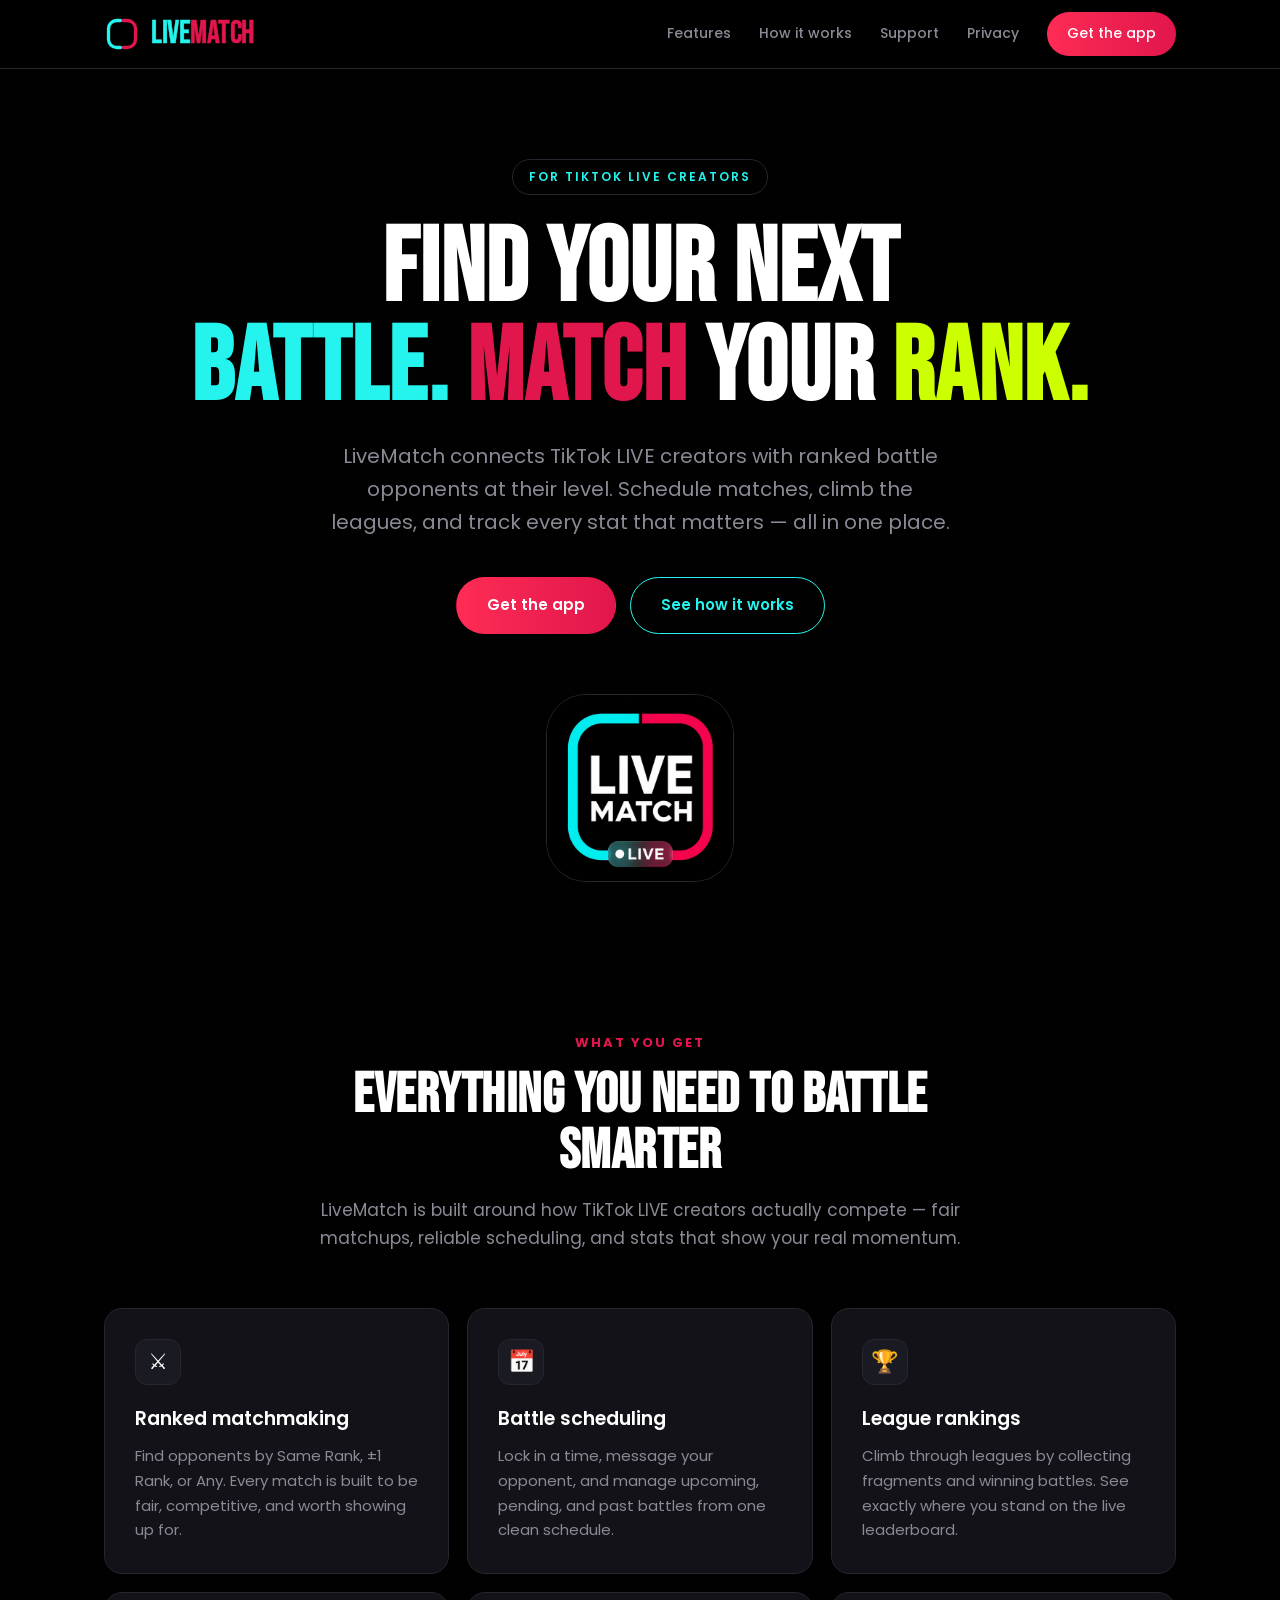
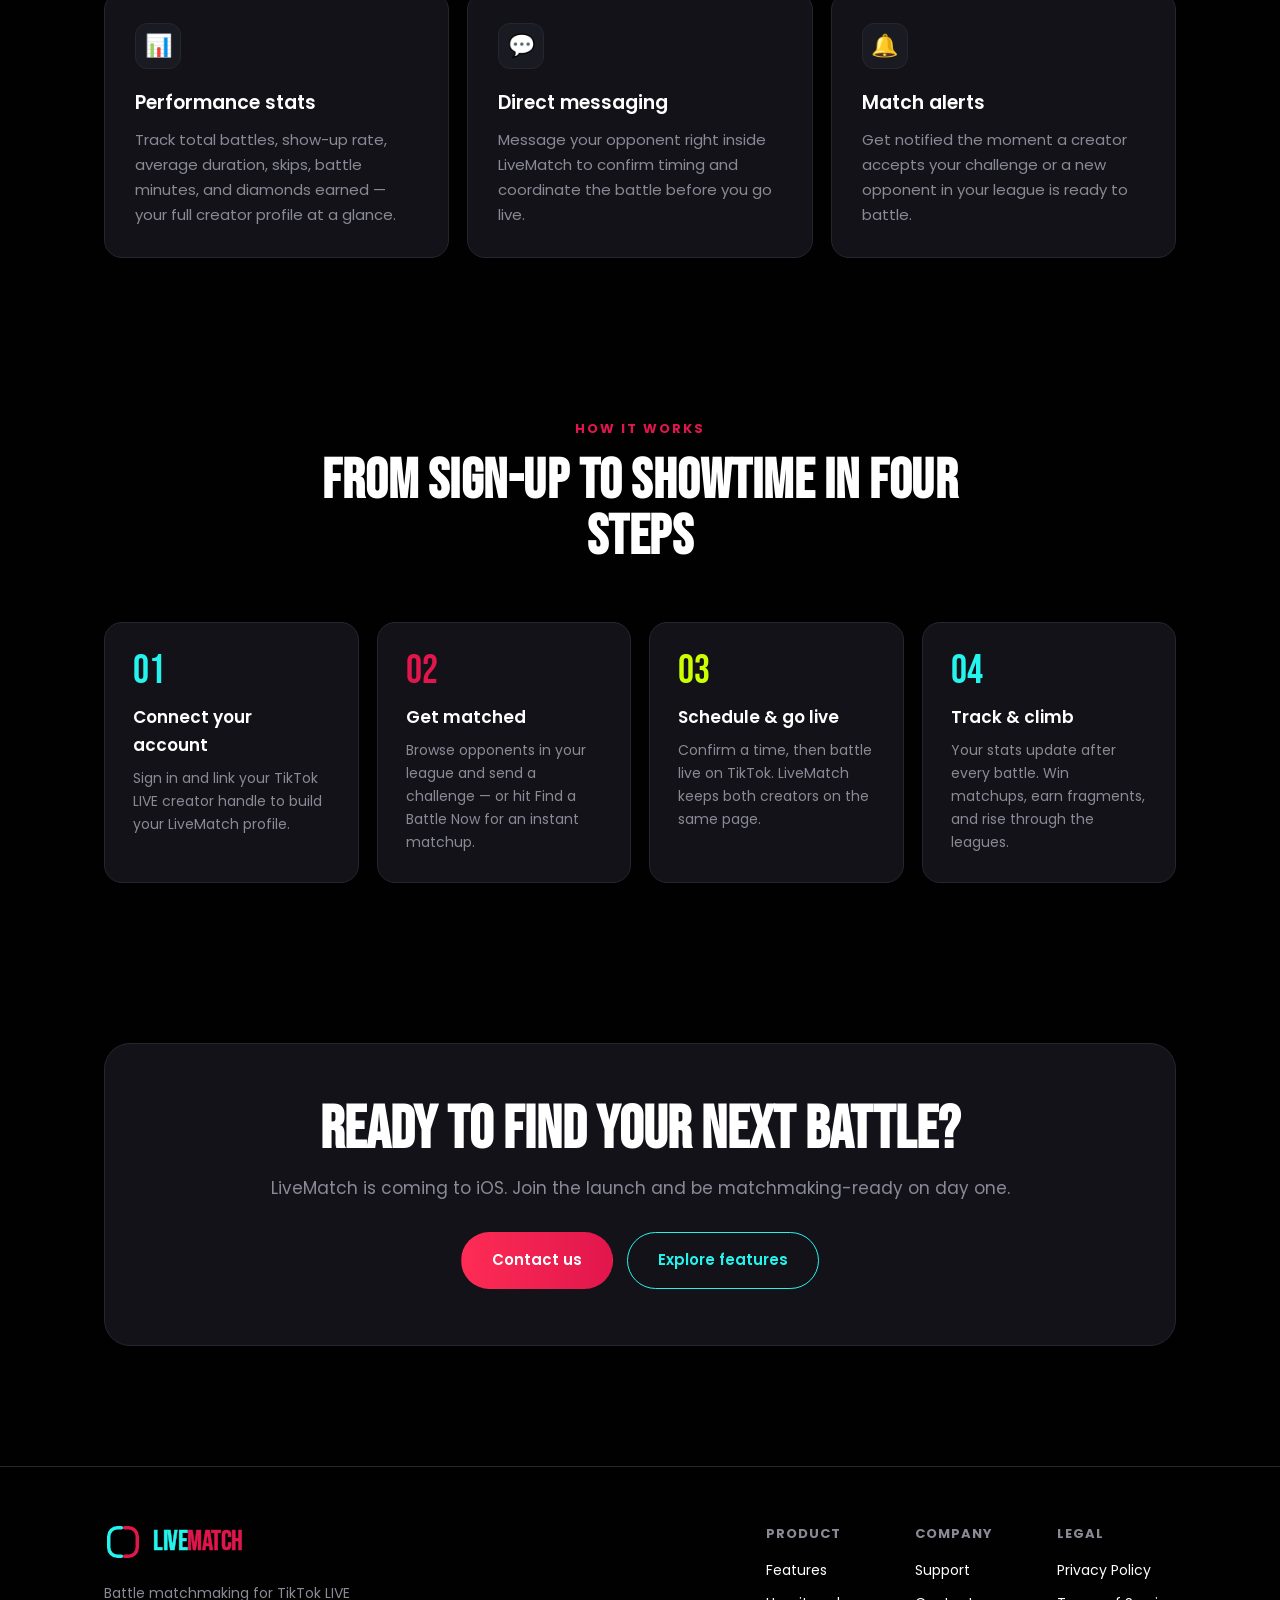
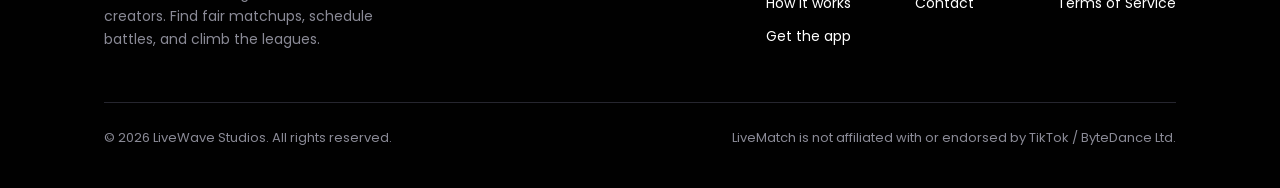
<file: index.html>
<!DOCTYPE html>
<html lang="en">
<head>
<meta charset="UTF-8">
<meta name="viewport" content="width=device-width, initial-scale=1.0">
<title>LiveMatch — Battle Matchmaking for TikTok LIVE Creators</title>
<meta name="description" content="LiveMatch helps TikTok LIVE creators find ranked battle opponents, schedule matches, climb the leagues, and track their performance.">
<link rel="icon" type="image/svg+xml" href="assets/logo-mark.svg">
<link rel="icon" type="image/png" sizes="64x64" href="assets/favicon-64.png">
<link rel="apple-touch-icon" href="assets/apple-touch-icon.png">
<link rel="stylesheet" href="styles.css">
</head>
<body>

<!-- NAV -->
<header class="nav">
  <div class="wrap nav-inner">
    <a href="index.html" class="brand" aria-label="LiveMatch home"><img class="mark" src="assets/logo-mark.svg" alt=""><span class="wordmark"><span class="live">LIVE</span><span class="match">MATCH</span></span></a>
    <nav class="nav-links">
      <a href="#features">Features</a>
      <a href="#how">How it works</a>
      <a href="support.html">Support</a>
      <a href="privacy.html">Privacy</a>
      <a href="#download" class="nav-cta">Get the app</a>
    </nav>
    <button class="menu-toggle" onclick="document.querySelector('.nav-links').style.display='flex'">☰</button>
  </div>
</header>

<!-- HERO -->
<section class="hero">
  <div class="wrap">
    <span class="eyebrow rise">For TikTok LIVE Creators</span>
    <h1 class="rise d1">FIND YOUR NEXT<br><span class="cyan">BATTLE.</span> <span class="pink">MATCH</span> YOUR <span class="yellow">RANK.</span></h1>
    <p class="lead rise d2">LiveMatch connects TikTok LIVE creators with ranked battle opponents at their level. Schedule matches, climb the leagues, and track every stat that matters — all in one place.</p>
    <div class="cta-row rise d3">
      <a href="#download" class="btn btn-primary">Get the app</a>
      <a href="#how" class="btn btn-ghost">See how it works</a>
    </div>

    <div class="emblem rise d4">
      <img src="assets/app-icon-1024.png" alt="LiveMatch app icon">
    </div>
  </div>
</section>

<!-- FEATURES -->
<section id="features">
  <div class="wrap">
    <div class="section-head">
      <p class="kicker">What you get</p>
      <h2>Everything you need to battle smarter</h2>
      <p>LiveMatch is built around how TikTok LIVE creators actually compete — fair matchups, reliable scheduling, and stats that show your real momentum.</p>
    </div>

    <div class="grid grid-3">
      <div class="card">
        <div class="badge">⚔️</div>
        <h3>Ranked matchmaking</h3>
        <p>Find opponents by Same Rank, ±1 Rank, or Any. Every match is built to be fair, competitive, and worth showing up for.</p>
      </div>
      <div class="card">
        <div class="badge">📅</div>
        <h3>Battle scheduling</h3>
        <p>Lock in a time, message your opponent, and manage upcoming, pending, and past battles from one clean schedule.</p>
      </div>
      <div class="card">
        <div class="badge">🏆</div>
        <h3>League rankings</h3>
        <p>Climb through leagues by collecting fragments and winning battles. See exactly where you stand on the live leaderboard.</p>
      </div>
      <div class="card">
        <div class="badge">📊</div>
        <h3>Performance stats</h3>
        <p>Track total battles, show-up rate, average duration, skips, battle minutes, and diamonds earned — your full creator profile at a glance.</p>
      </div>
      <div class="card">
        <div class="badge">💬</div>
        <h3>Direct messaging</h3>
        <p>Message your opponent right inside LiveMatch to confirm timing and coordinate the battle before you go live.</p>
      </div>
      <div class="card">
        <div class="badge">🔔</div>
        <h3>Match alerts</h3>
        <p>Get notified the moment a creator accepts your challenge or a new opponent in your league is ready to battle.</p>
      </div>
    </div>
  </div>
</section>

<!-- HOW IT WORKS -->
<section id="how">
  <div class="wrap">
    <div class="section-head">
      <p class="kicker">How it works</p>
      <h2>From sign-up to showtime in four steps</h2>
    </div>
    <div class="steps">
      <div class="step">
        <div class="num">01</div>
        <h3>Connect your account</h3>
        <p>Sign in and link your TikTok LIVE creator handle to build your LiveMatch profile.</p>
      </div>
      <div class="step">
        <div class="num">02</div>
        <h3>Get matched</h3>
        <p>Browse opponents in your league and send a challenge — or hit Find a Battle Now for an instant matchup.</p>
      </div>
      <div class="step">
        <div class="num">03</div>
        <h3>Schedule &amp; go live</h3>
        <p>Confirm a time, then battle live on TikTok. LiveMatch keeps both creators on the same page.</p>
      </div>
      <div class="step">
        <div class="num">04</div>
        <h3>Track &amp; climb</h3>
        <p>Your stats update after every battle. Win matchups, earn fragments, and rise through the leagues.</p>
      </div>
    </div>
  </div>
</section>

<!-- DOWNLOAD / CTA -->
<section id="download">
  <div class="wrap">
    <div class="band">
      <h2>Ready to find your next battle?</h2>
      <p>LiveMatch is coming to iOS. Join the launch and be matchmaking-ready on day one.</p>
      <div class="cta-row">
        <a href="support.html" class="btn btn-primary">Contact us</a>
        <a href="#features" class="btn btn-ghost">Explore features</a>
      </div>
    </div>
  </div>
</section>

<!-- FOOTER -->
<footer>
  <div class="wrap">
    <div class="foot-grid">
      <div class="foot-brand">
        <a href="index.html" class="brand" aria-label="LiveMatch home"><img class="mark" src="assets/logo-mark.svg" alt=""><span class="wordmark"><span class="live">LIVE</span><span class="match">MATCH</span></span></a>
        <p>Battle matchmaking for TikTok LIVE creators. Find fair matchups, schedule battles, and climb the leagues.</p>
      </div>
      <div class="foot-links">
        <div class="foot-col">
          <h4>Product</h4>
          <a href="#features">Features</a>
          <a href="#how">How it works</a>
          <a href="#download">Get the app</a>
        </div>
        <div class="foot-col">
          <h4>Company</h4>
          <a href="support.html">Support</a>
          <a href="support.html#contact">Contact</a>
        </div>
        <div class="foot-col">
          <h4>Legal</h4>
          <a href="privacy.html">Privacy Policy</a>
          <a href="terms.html">Terms of Service</a>
        </div>
      </div>
    </div>
    <div class="foot-bottom">
      <span>© 2026 LiveWave Studios. All rights reserved.</span>
      <span>LiveMatch is not affiliated with or endorsed by TikTok / ByteDance Ltd.</span>
    </div>
  </div>
</footer>

</body>
</html>
</file>
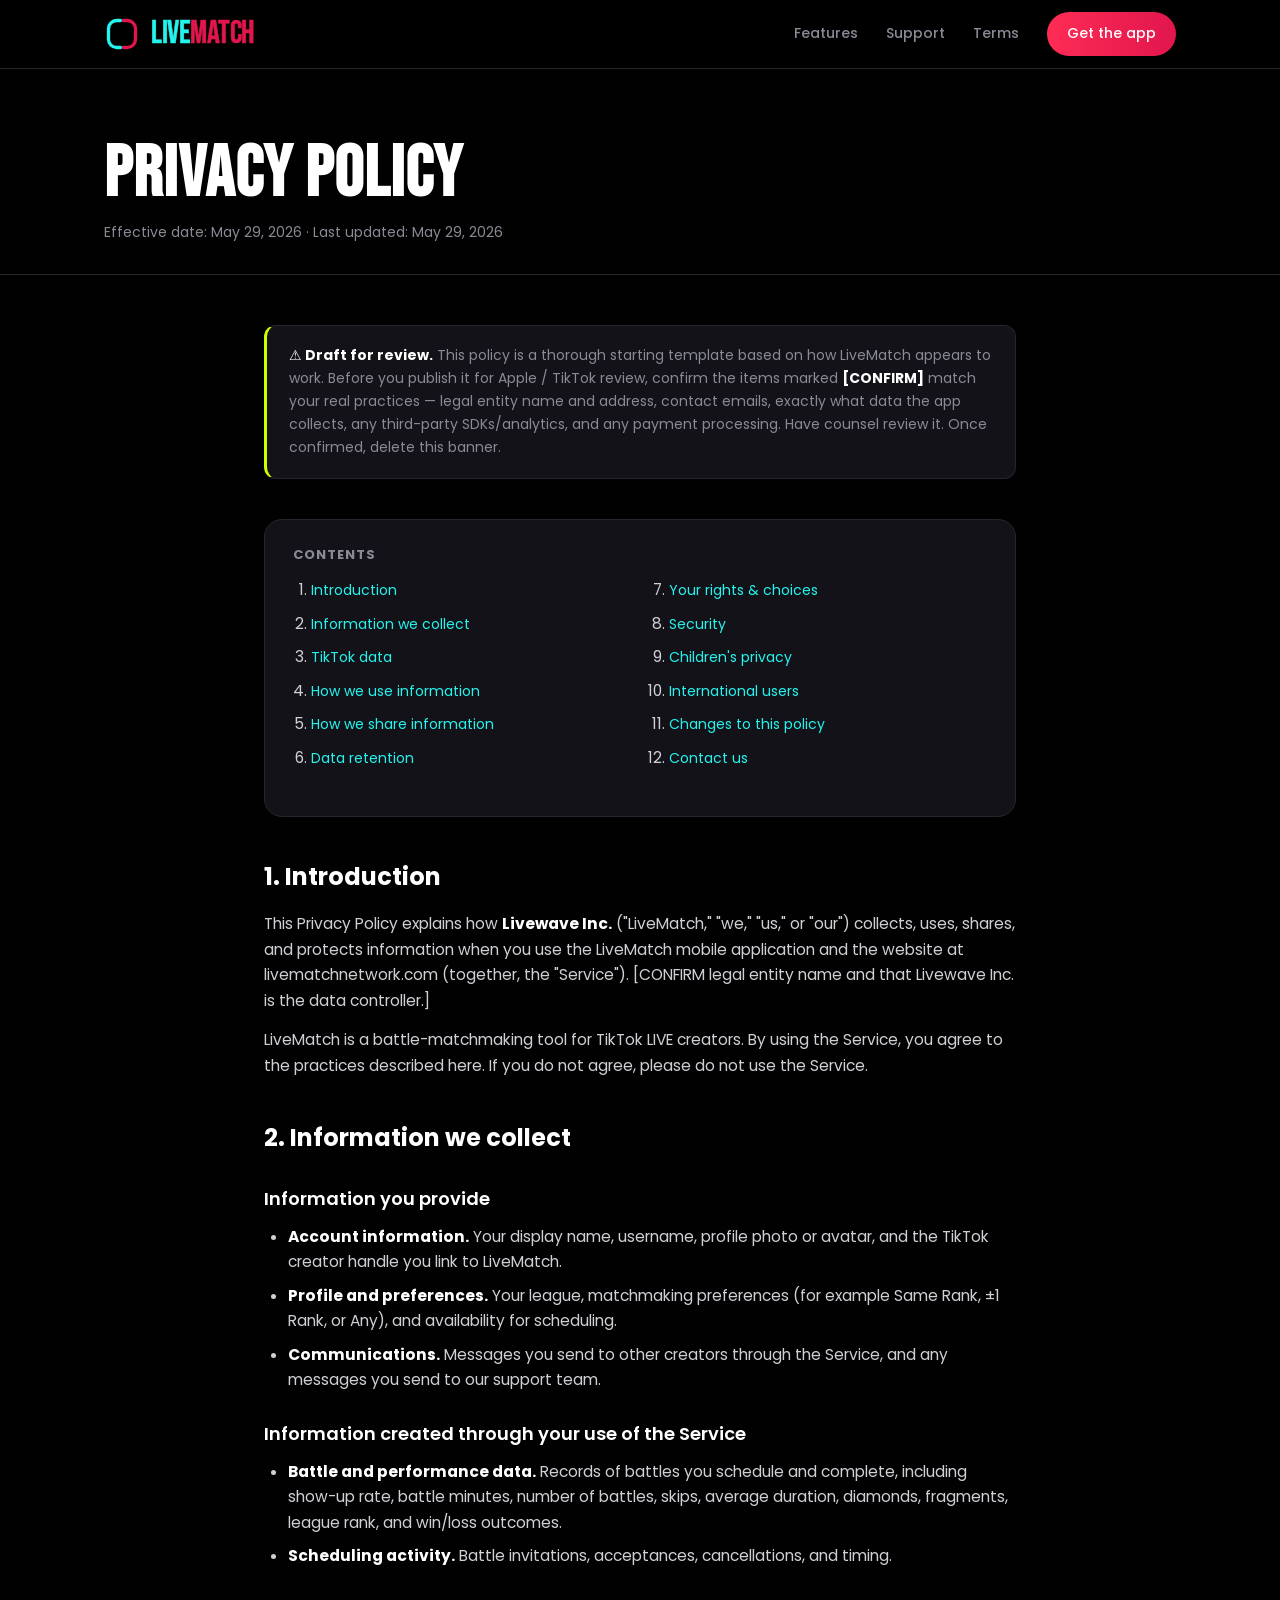
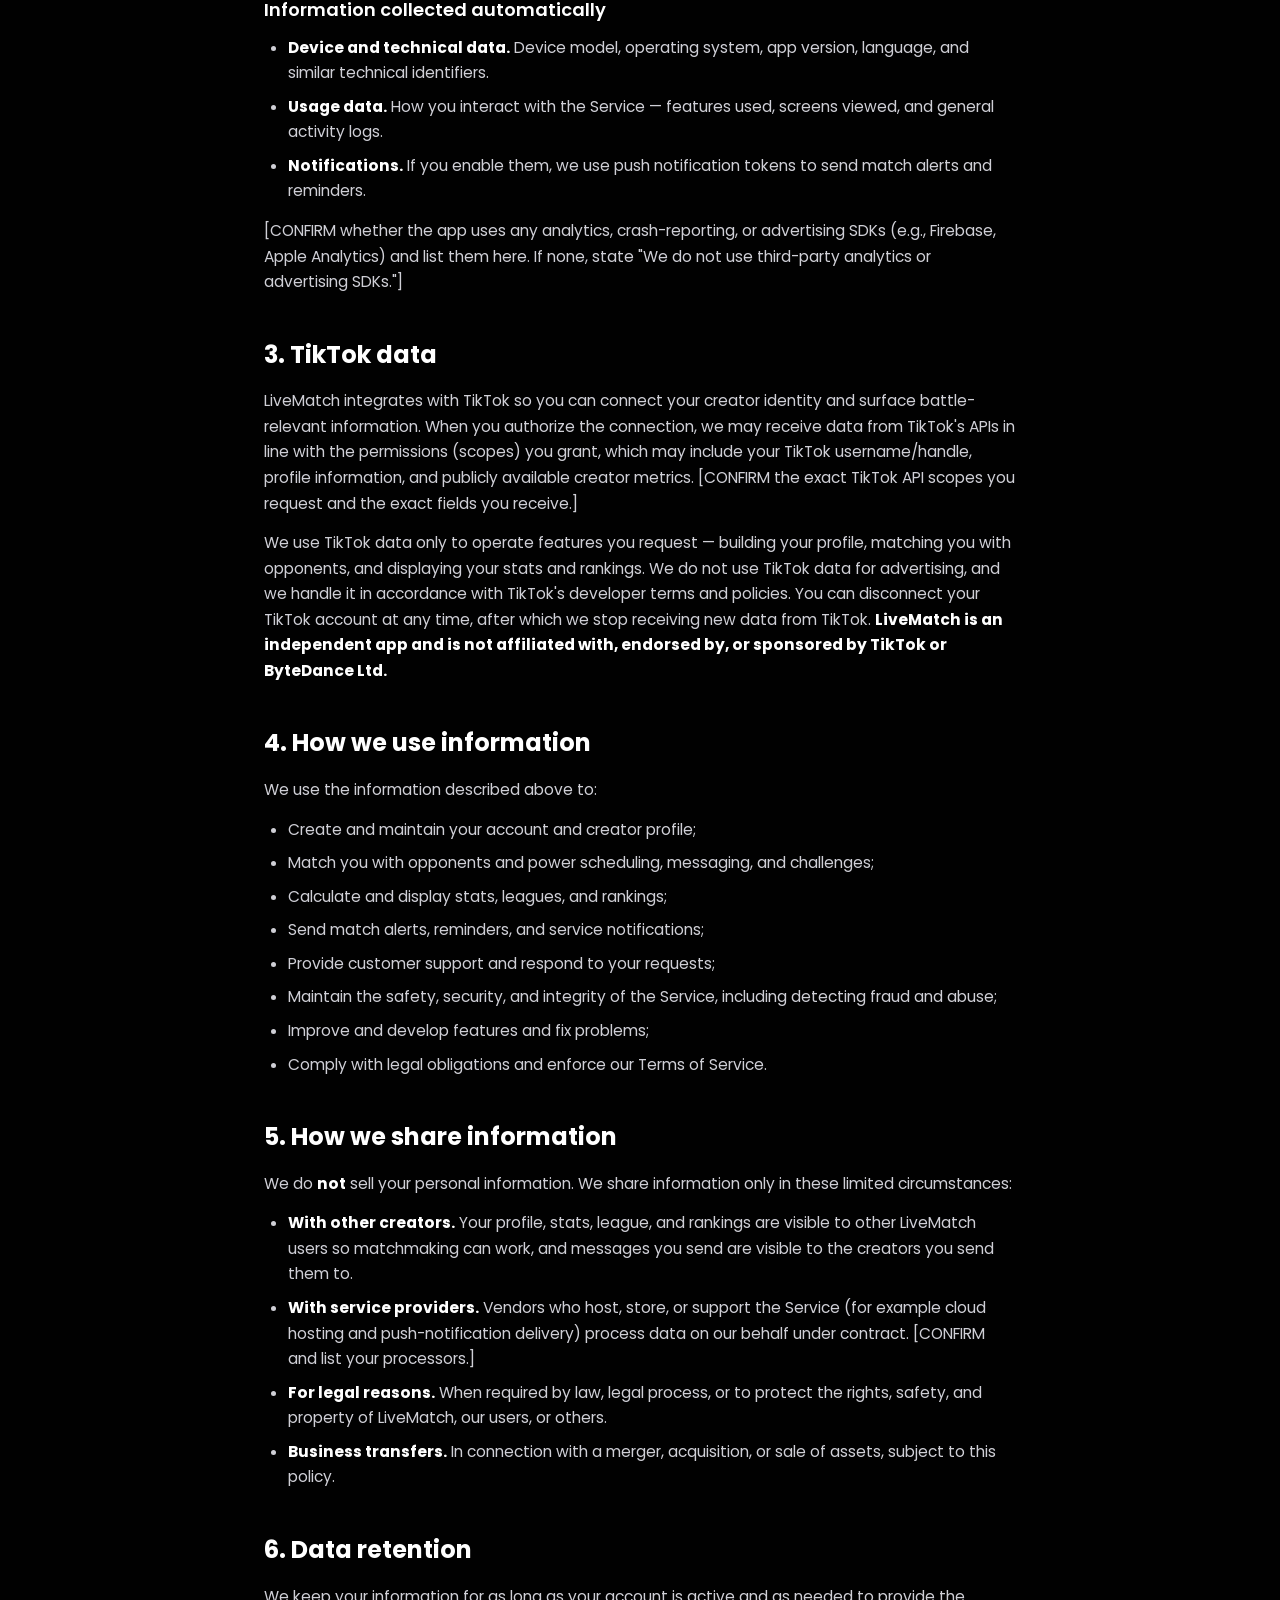
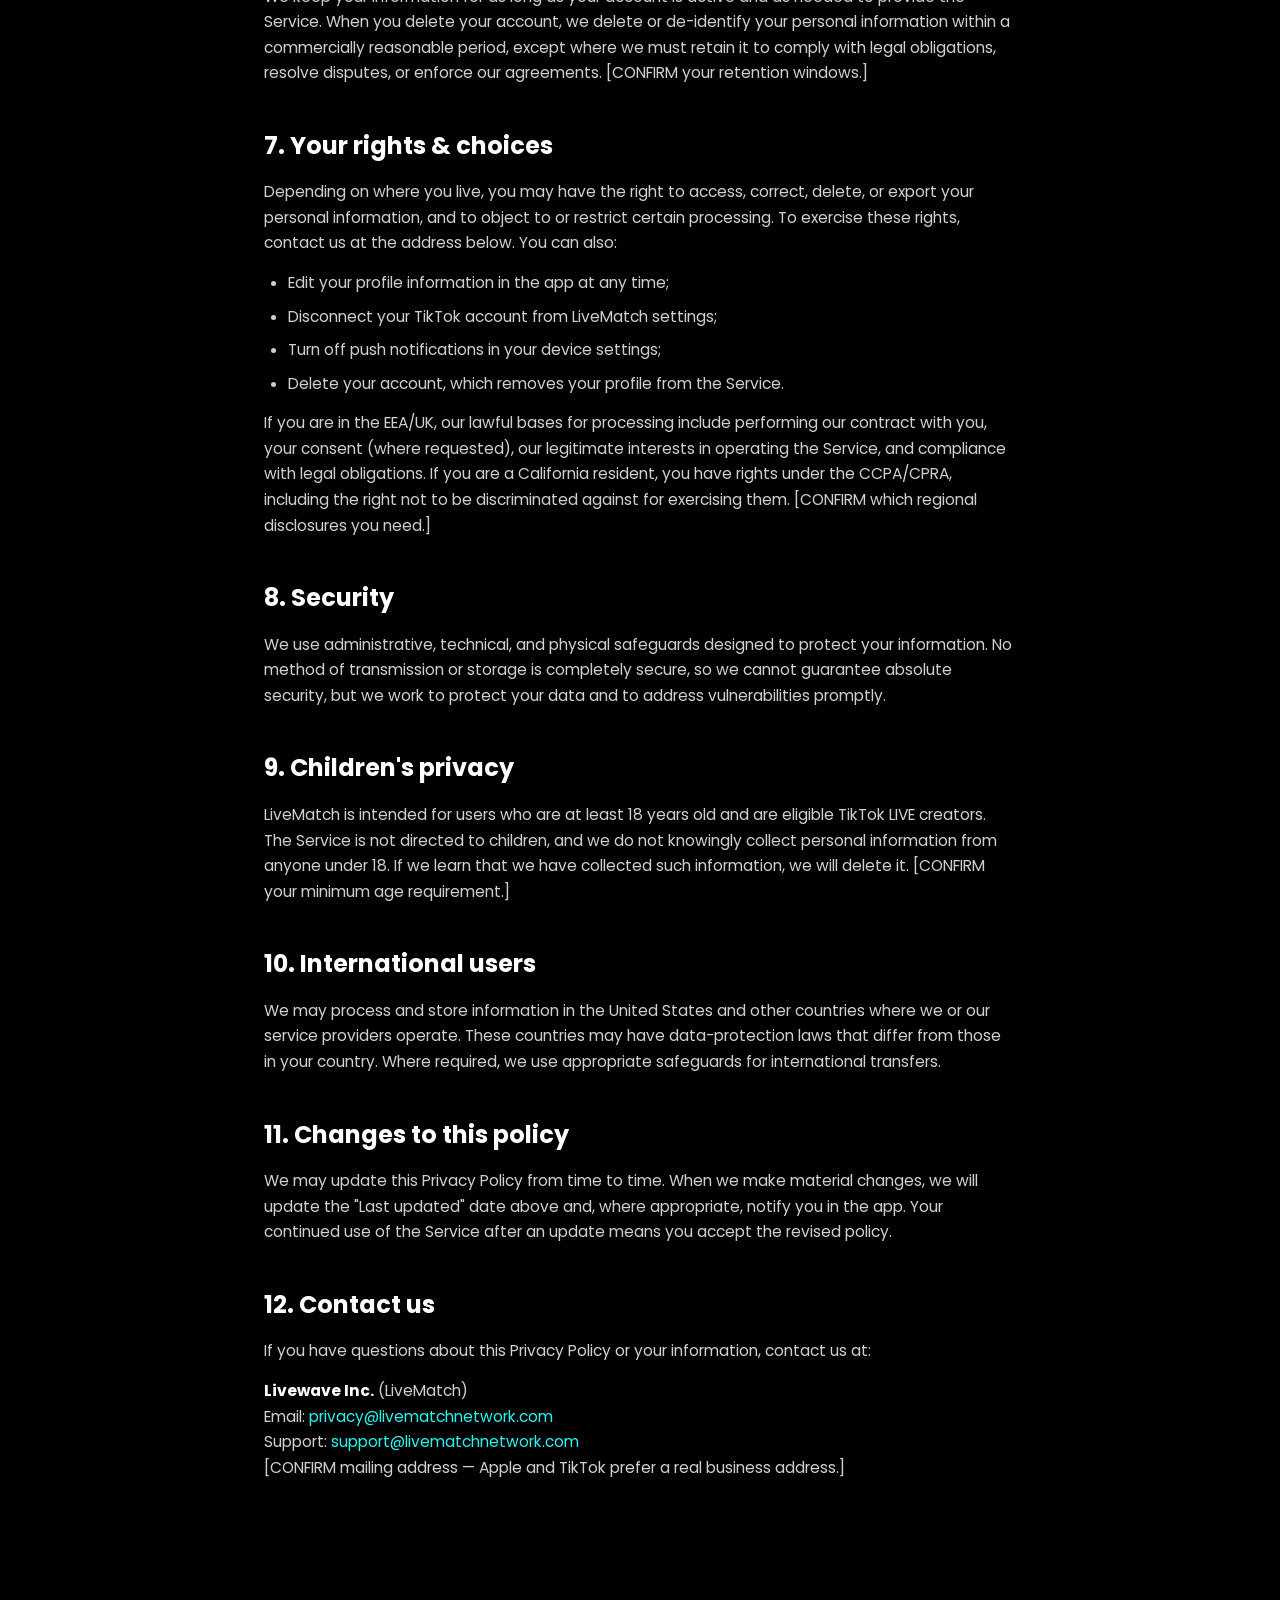
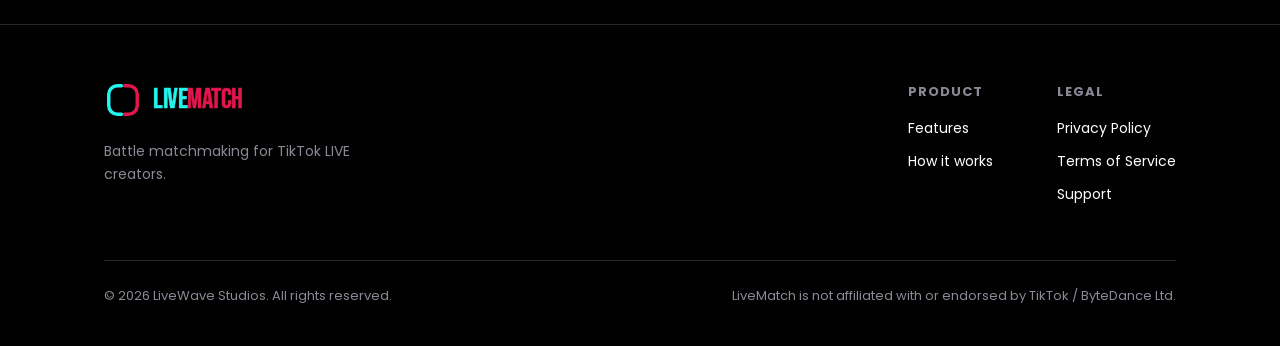
<file: privacy.html>
<!DOCTYPE html>
<html lang="en">
<head>
<meta charset="UTF-8">
<meta name="viewport" content="width=device-width, initial-scale=1.0">
<title>Privacy Policy — LiveMatch</title>
<meta name="description" content="LiveMatch Privacy Policy — how we collect, use, and protect your information.">
<link rel="icon" type="image/svg+xml" href="assets/logo-mark.svg">
<link rel="icon" type="image/png" sizes="64x64" href="assets/favicon-64.png">
<link rel="apple-touch-icon" href="assets/apple-touch-icon.png">
<link rel="stylesheet" href="styles.css">
</head>
<body>

<header class="nav">
  <div class="wrap nav-inner">
    <a href="index.html" class="brand" aria-label="LiveMatch home"><img class="mark" src="assets/logo-mark.svg" alt=""><span class="wordmark"><span class="live">LIVE</span><span class="match">MATCH</span></span></a>
    <nav class="nav-links">
      <a href="index.html#features">Features</a>
      <a href="support.html">Support</a>
      <a href="terms.html">Terms</a>
      <a href="index.html#download" class="nav-cta">Get the app</a>
    </nav>
  </div>
</header>

<div class="page-hero">
  <div class="wrap">
    <h1>Privacy Policy</h1>
    <p class="updated">Effective date: May 29, 2026 · Last updated: May 29, 2026</p>
  </div>
</div>

<main class="legal">

  <div class="note">
    <strong>⚠ Draft for review.</strong> This policy is a thorough starting template based on how LiveMatch appears to work. Before you publish it for Apple / TikTok review, confirm the items marked <strong>[CONFIRM]</strong> match your real practices — legal entity name and address, contact emails, exactly what data the app collects, any third-party SDKs/analytics, and any payment processing. Have counsel review it. Once confirmed, delete this banner.
  </div>

  <div class="toc">
    <h4>Contents</h4>
    <ol>
      <li><a href="#intro">Introduction</a></li>
      <li><a href="#collect">Information we collect</a></li>
      <li><a href="#tiktok">TikTok data</a></li>
      <li><a href="#use">How we use information</a></li>
      <li><a href="#share">How we share information</a></li>
      <li><a href="#retention">Data retention</a></li>
      <li><a href="#rights">Your rights &amp; choices</a></li>
      <li><a href="#security">Security</a></li>
      <li><a href="#children">Children's privacy</a></li>
      <li><a href="#intl">International users</a></li>
      <li><a href="#changes">Changes to this policy</a></li>
      <li><a href="#contact">Contact us</a></li>
    </ol>
  </div>

  <h2 id="intro">1. Introduction</h2>
  <p>This Privacy Policy explains how <strong>Livewave Inc.</strong> ("LiveMatch," "we," "us," or "our") collects, uses, shares, and protects information when you use the LiveMatch mobile application and the website at livematchnetwork.com (together, the "Service"). <span>[CONFIRM legal entity name and that Livewave Inc. is the data controller.]</span></p>
  <p>LiveMatch is a battle-matchmaking tool for TikTok LIVE creators. By using the Service, you agree to the practices described here. If you do not agree, please do not use the Service.</p>

  <h2 id="collect">2. Information we collect</h2>

  <h3>Information you provide</h3>
  <ul>
    <li><strong>Account information.</strong> Your display name, username, profile photo or avatar, and the TikTok creator handle you link to LiveMatch.</li>
    <li><strong>Profile and preferences.</strong> Your league, matchmaking preferences (for example Same Rank, ±1 Rank, or Any), and availability for scheduling.</li>
    <li><strong>Communications.</strong> Messages you send to other creators through the Service, and any messages you send to our support team.</li>
  </ul>

  <h3>Information created through your use of the Service</h3>
  <ul>
    <li><strong>Battle and performance data.</strong> Records of battles you schedule and complete, including show-up rate, battle minutes, number of battles, skips, average duration, diamonds, fragments, league rank, and win/loss outcomes.</li>
    <li><strong>Scheduling activity.</strong> Battle invitations, acceptances, cancellations, and timing.</li>
  </ul>

  <h3>Information collected automatically</h3>
  <ul>
    <li><strong>Device and technical data.</strong> Device model, operating system, app version, language, and similar technical identifiers.</li>
    <li><strong>Usage data.</strong> How you interact with the Service — features used, screens viewed, and general activity logs.</li>
    <li><strong>Notifications.</strong> If you enable them, we use push notification tokens to send match alerts and reminders.</li>
  </ul>
  <p><span>[CONFIRM whether the app uses any analytics, crash-reporting, or advertising SDKs (e.g., Firebase, Apple Analytics) and list them here. If none, state "We do not use third-party analytics or advertising SDKs."]</span></p>

  <h2 id="tiktok">3. TikTok data</h2>
  <p>LiveMatch integrates with TikTok so you can connect your creator identity and surface battle-relevant information. When you authorize the connection, we may receive data from TikTok's APIs in line with the permissions (scopes) you grant, which may include your TikTok username/handle, profile information, and publicly available creator metrics. <span>[CONFIRM the exact TikTok API scopes you request and the exact fields you receive.]</span></p>
  <p>We use TikTok data only to operate features you request — building your profile, matching you with opponents, and displaying your stats and rankings. We do not use TikTok data for advertising, and we handle it in accordance with TikTok's developer terms and policies. You can disconnect your TikTok account at any time, after which we stop receiving new data from TikTok. <strong>LiveMatch is an independent app and is not affiliated with, endorsed by, or sponsored by TikTok or ByteDance Ltd.</strong></p>

  <h2 id="use">4. How we use information</h2>
  <p>We use the information described above to:</p>
  <ul>
    <li>Create and maintain your account and creator profile;</li>
    <li>Match you with opponents and power scheduling, messaging, and challenges;</li>
    <li>Calculate and display stats, leagues, and rankings;</li>
    <li>Send match alerts, reminders, and service notifications;</li>
    <li>Provide customer support and respond to your requests;</li>
    <li>Maintain the safety, security, and integrity of the Service, including detecting fraud and abuse;</li>
    <li>Improve and develop features and fix problems;</li>
    <li>Comply with legal obligations and enforce our Terms of Service.</li>
  </ul>

  <h2 id="share">5. How we share information</h2>
  <p>We do <strong>not</strong> sell your personal information. We share information only in these limited circumstances:</p>
  <ul>
    <li><strong>With other creators.</strong> Your profile, stats, league, and rankings are visible to other LiveMatch users so matchmaking can work, and messages you send are visible to the creators you send them to.</li>
    <li><strong>With service providers.</strong> Vendors who host, store, or support the Service (for example cloud hosting and push-notification delivery) process data on our behalf under contract. <span>[CONFIRM and list your processors.]</span></li>
    <li><strong>For legal reasons.</strong> When required by law, legal process, or to protect the rights, safety, and property of LiveMatch, our users, or others.</li>
    <li><strong>Business transfers.</strong> In connection with a merger, acquisition, or sale of assets, subject to this policy.</li>
  </ul>

  <h2 id="retention">6. Data retention</h2>
  <p>We keep your information for as long as your account is active and as needed to provide the Service. When you delete your account, we delete or de-identify your personal information within a commercially reasonable period, except where we must retain it to comply with legal obligations, resolve disputes, or enforce our agreements. <span>[CONFIRM your retention windows.]</span></p>

  <h2 id="rights">7. Your rights &amp; choices</h2>
  <p>Depending on where you live, you may have the right to access, correct, delete, or export your personal information, and to object to or restrict certain processing. To exercise these rights, contact us at the address below. You can also:</p>
  <ul>
    <li>Edit your profile information in the app at any time;</li>
    <li>Disconnect your TikTok account from LiveMatch settings;</li>
    <li>Turn off push notifications in your device settings;</li>
    <li>Delete your account, which removes your profile from the Service.</li>
  </ul>
  <p>If you are in the EEA/UK, our lawful bases for processing include performing our contract with you, your consent (where requested), our legitimate interests in operating the Service, and compliance with legal obligations. If you are a California resident, you have rights under the CCPA/CPRA, including the right not to be discriminated against for exercising them. <span>[CONFIRM which regional disclosures you need.]</span></p>

  <h2 id="security">8. Security</h2>
  <p>We use administrative, technical, and physical safeguards designed to protect your information. No method of transmission or storage is completely secure, so we cannot guarantee absolute security, but we work to protect your data and to address vulnerabilities promptly.</p>

  <h2 id="children">9. Children's privacy</h2>
  <p>LiveMatch is intended for users who are at least 18 years old and are eligible TikTok LIVE creators. The Service is not directed to children, and we do not knowingly collect personal information from anyone under 18. If we learn that we have collected such information, we will delete it. <span>[CONFIRM your minimum age requirement.]</span></p>

  <h2 id="intl">10. International users</h2>
  <p>We may process and store information in the United States and other countries where we or our service providers operate. These countries may have data-protection laws that differ from those in your country. Where required, we use appropriate safeguards for international transfers.</p>

  <h2 id="changes">11. Changes to this policy</h2>
  <p>We may update this Privacy Policy from time to time. When we make material changes, we will update the "Last updated" date above and, where appropriate, notify you in the app. Your continued use of the Service after an update means you accept the revised policy.</p>

  <h2 id="contact">12. Contact us</h2>
  <p>If you have questions about this Privacy Policy or your information, contact us at:</p>
  <p>
    <strong>Livewave Inc.</strong> (LiveMatch)<br>
    Email: <a href="mailto:privacy@livematchnetwork.com">privacy@livematchnetwork.com</a><br>
    Support: <a href="mailto:support@livematchnetwork.com">support@livematchnetwork.com</a><br>
    <span>[CONFIRM mailing address — Apple and TikTok prefer a real business address.]</span>
  </p>

</main>

<footer>
  <div class="wrap">
    <div class="foot-grid">
      <div class="foot-brand">
        <a href="index.html" class="brand" aria-label="LiveMatch home"><img class="mark" src="assets/logo-mark.svg" alt=""><span class="wordmark"><span class="live">LIVE</span><span class="match">MATCH</span></span></a>
        <p>Battle matchmaking for TikTok LIVE creators.</p>
      </div>
      <div class="foot-links">
        <div class="foot-col">
          <h4>Product</h4>
          <a href="index.html#features">Features</a>
          <a href="index.html#how">How it works</a>
        </div>
        <div class="foot-col">
          <h4>Legal</h4>
          <a href="privacy.html">Privacy Policy</a>
          <a href="terms.html">Terms of Service</a>
          <a href="support.html">Support</a>
        </div>
      </div>
    </div>
    <div class="foot-bottom">
      <span>© 2026 LiveWave Studios. All rights reserved.</span>
      <span>LiveMatch is not affiliated with or endorsed by TikTok / ByteDance Ltd.</span>
    </div>
  </div>
</footer>

</body>
</html>
</file>
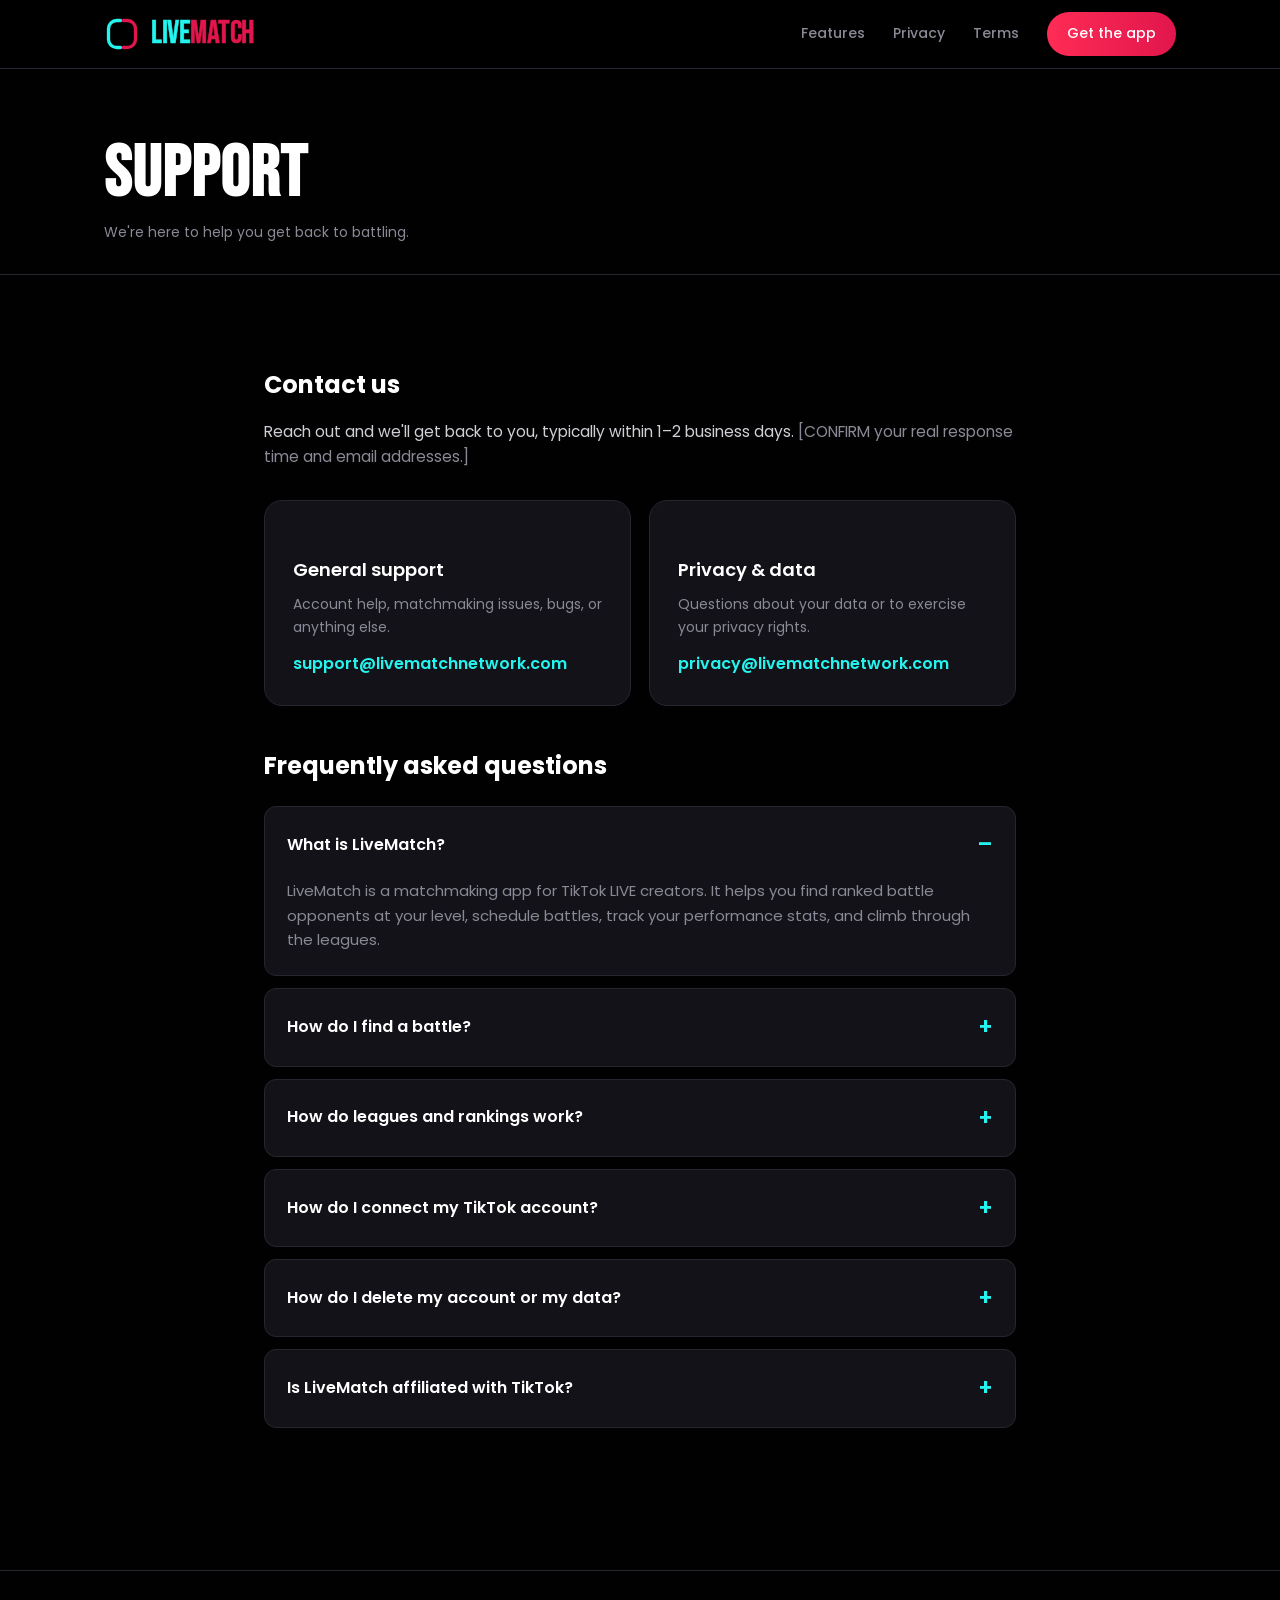
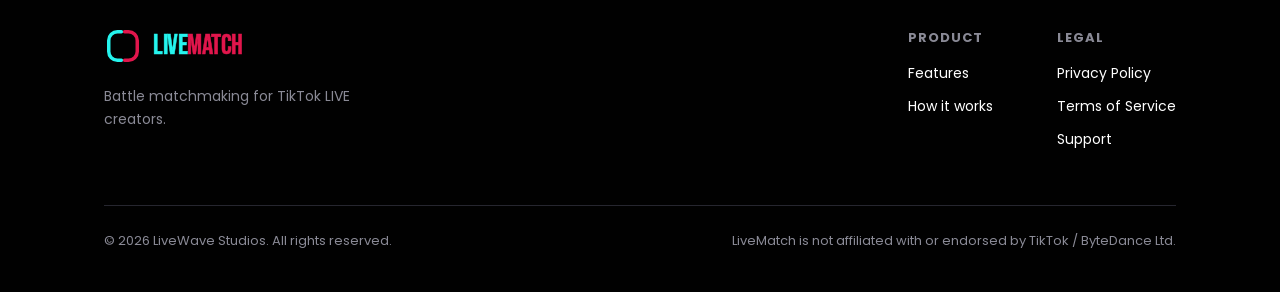
<file: support.html>
<!DOCTYPE html>
<html lang="en">
<head>
<meta charset="UTF-8">
<meta name="viewport" content="width=device-width, initial-scale=1.0">
<title>Support — LiveMatch</title>
<meta name="description" content="Get help with LiveMatch — contact us and find answers to common questions.">
<link rel="icon" type="image/svg+xml" href="assets/logo-mark.svg">
<link rel="icon" type="image/png" sizes="64x64" href="assets/favicon-64.png">
<link rel="apple-touch-icon" href="assets/apple-touch-icon.png">
<link rel="stylesheet" href="styles.css">
</head>
<body>

<header class="nav">
  <div class="wrap nav-inner">
    <a href="index.html" class="brand" aria-label="LiveMatch home"><img class="mark" src="assets/logo-mark.svg" alt=""><span class="wordmark"><span class="live">LIVE</span><span class="match">MATCH</span></span></a>
    <nav class="nav-links">
      <a href="index.html#features">Features</a>
      <a href="privacy.html">Privacy</a>
      <a href="terms.html">Terms</a>
      <a href="index.html#download" class="nav-cta">Get the app</a>
    </nav>
  </div>
</header>

<div class="page-hero">
  <div class="wrap">
    <h1>Support</h1>
    <p class="updated">We're here to help you get back to battling.</p>
  </div>
</div>

<main class="legal" id="contact">

  <h2>Contact us</h2>
  <p>Reach out and we'll get back to you, typically within 1–2 business days. <span style="color:var(--muted)">[CONFIRM your real response time and email addresses.]</span></p>

  <div class="contact-grid">
    <div class="contact-card">
      <h3>General support</h3>
      <p>Account help, matchmaking issues, bugs, or anything else.</p>
      <a href="mailto:support@livematchnetwork.com">support@livematchnetwork.com</a>
    </div>
    <div class="contact-card">
      <h3>Privacy &amp; data</h3>
      <p>Questions about your data or to exercise your privacy rights.</p>
      <a href="mailto:privacy@livematchnetwork.com">privacy@livematchnetwork.com</a>
    </div>
  </div>

  <h2>Frequently asked questions</h2>
  <div class="faq">
    <details open>
      <summary>What is LiveMatch?</summary>
      <p>LiveMatch is a matchmaking app for TikTok LIVE creators. It helps you find ranked battle opponents at your level, schedule battles, track your performance stats, and climb through the leagues.</p>
    </details>
    <details>
      <summary>How do I find a battle?</summary>
      <p>Open the Match tab, filter by Same Rank, ±1 Rank, or Any, and send a challenge to a creator. You can also tap Find a Battle Now on the Home screen for a quick matchup. Once an opponent accepts, confirm a time on the Schedule tab.</p>
    </details>
    <details>
      <summary>How do leagues and rankings work?</summary>
      <p>You earn fragments and climb leagues based on your battles and outcomes. Your rank, diamonds, and stats update after each battle, and you can see where you stand on your league's leaderboard.</p>
    </details>
    <details>
      <summary>How do I connect my TikTok account?</summary>
      <p>During setup you'll be asked to link your TikTok creator handle. You can disconnect it any time from your LiveMatch settings, which stops LiveMatch from receiving new data from TikTok.</p>
    </details>
    <details>
      <summary>How do I delete my account or my data?</summary>
      <p>You can delete your account from the app's settings, which removes your profile from LiveMatch. To request deletion or export of your data, email <a href="mailto:privacy@livematchnetwork.com">privacy@livematchnetwork.com</a>. See our <a href="privacy.html">Privacy Policy</a> for details.</p>
    </details>
    <details>
      <summary>Is LiveMatch affiliated with TikTok?</summary>
      <p>No. LiveMatch is an independent app built for TikTok LIVE creators. It is not affiliated with, endorsed by, or sponsored by TikTok or ByteDance Ltd. Your battles happen on TikTok and remain subject to TikTok's own rules and policies.</p>
    </details>
  </div>

</main>

<footer>
  <div class="wrap">
    <div class="foot-grid">
      <div class="foot-brand">
        <a href="index.html" class="brand" aria-label="LiveMatch home"><img class="mark" src="assets/logo-mark.svg" alt=""><span class="wordmark"><span class="live">LIVE</span><span class="match">MATCH</span></span></a>
        <p>Battle matchmaking for TikTok LIVE creators.</p>
      </div>
      <div class="foot-links">
        <div class="foot-col">
          <h4>Product</h4>
          <a href="index.html#features">Features</a>
          <a href="index.html#how">How it works</a>
        </div>
        <div class="foot-col">
          <h4>Legal</h4>
          <a href="privacy.html">Privacy Policy</a>
          <a href="terms.html">Terms of Service</a>
          <a href="support.html">Support</a>
        </div>
      </div>
    </div>
    <div class="foot-bottom">
      <span>© 2026 LiveWave Studios. All rights reserved.</span>
      <span>LiveMatch is not affiliated with or endorsed by TikTok / ByteDance Ltd.</span>
    </div>
  </div>
</footer>

</body>
</html>
</file>
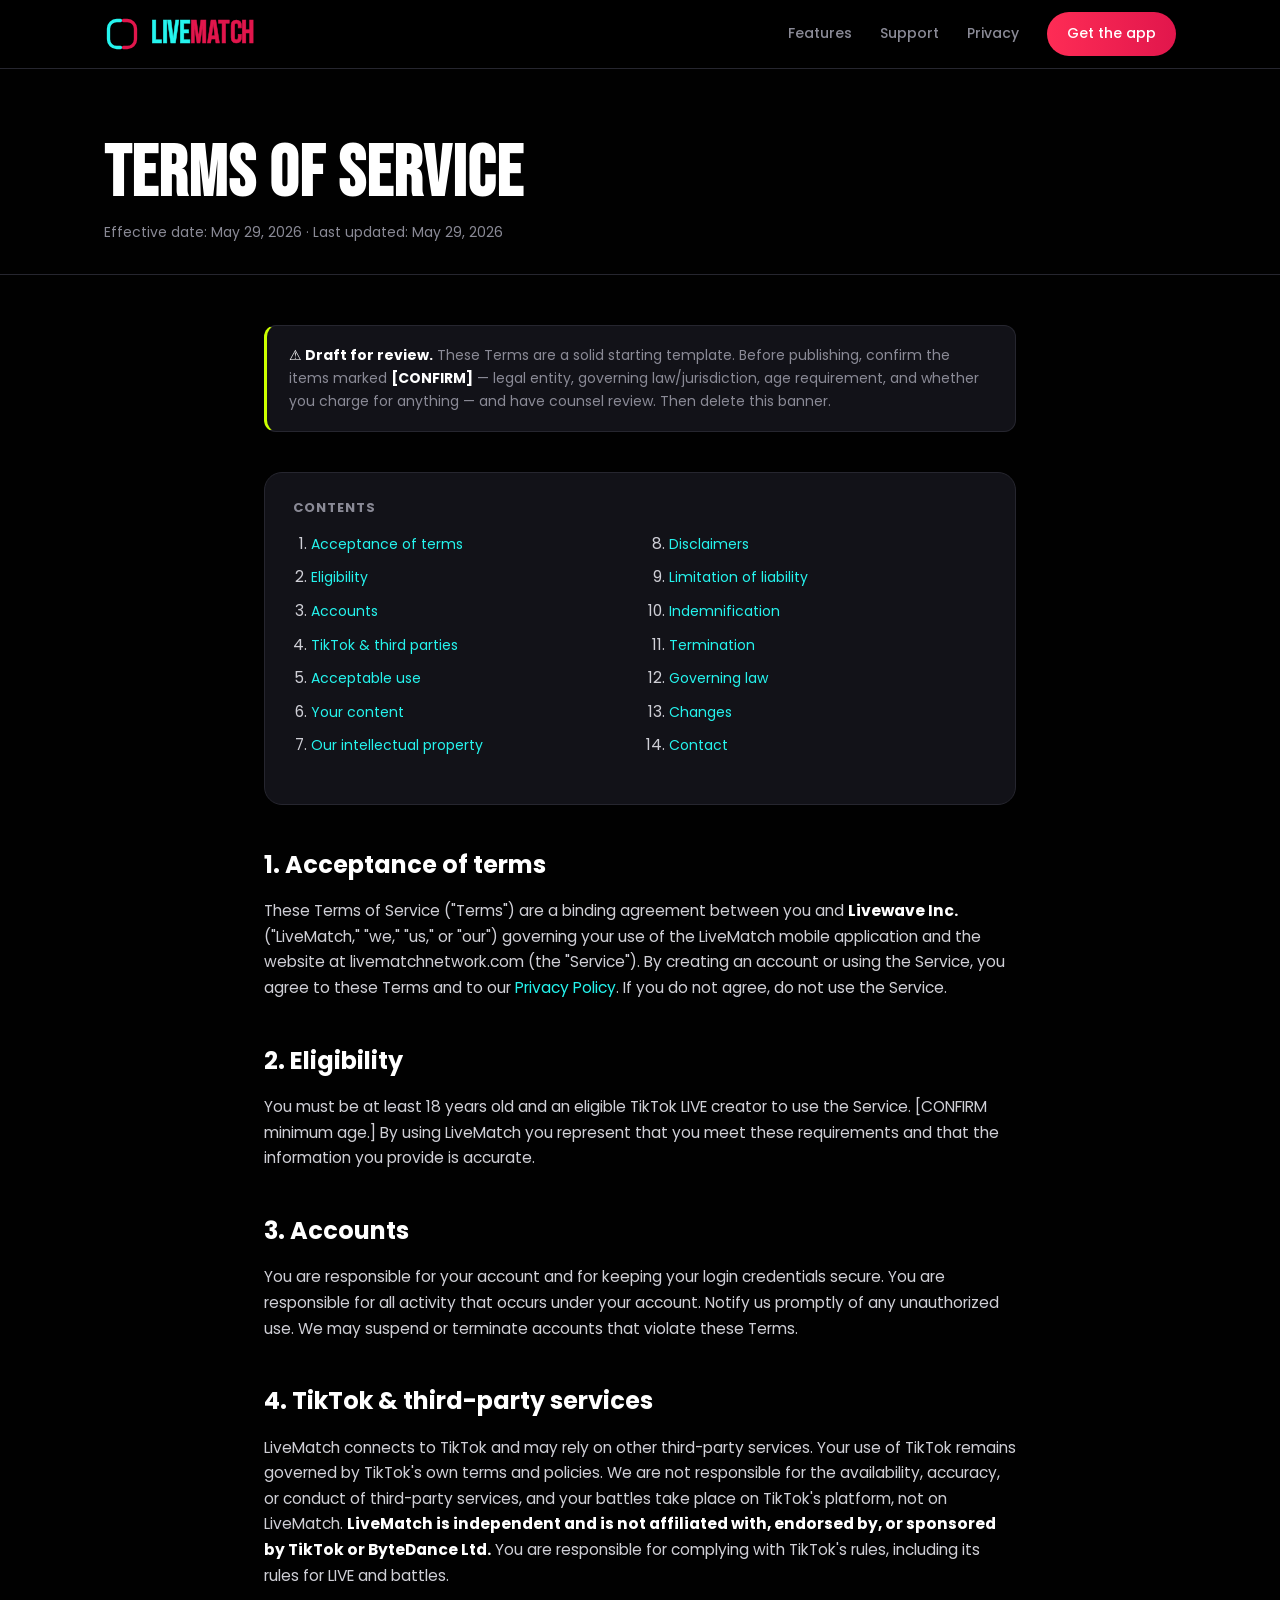
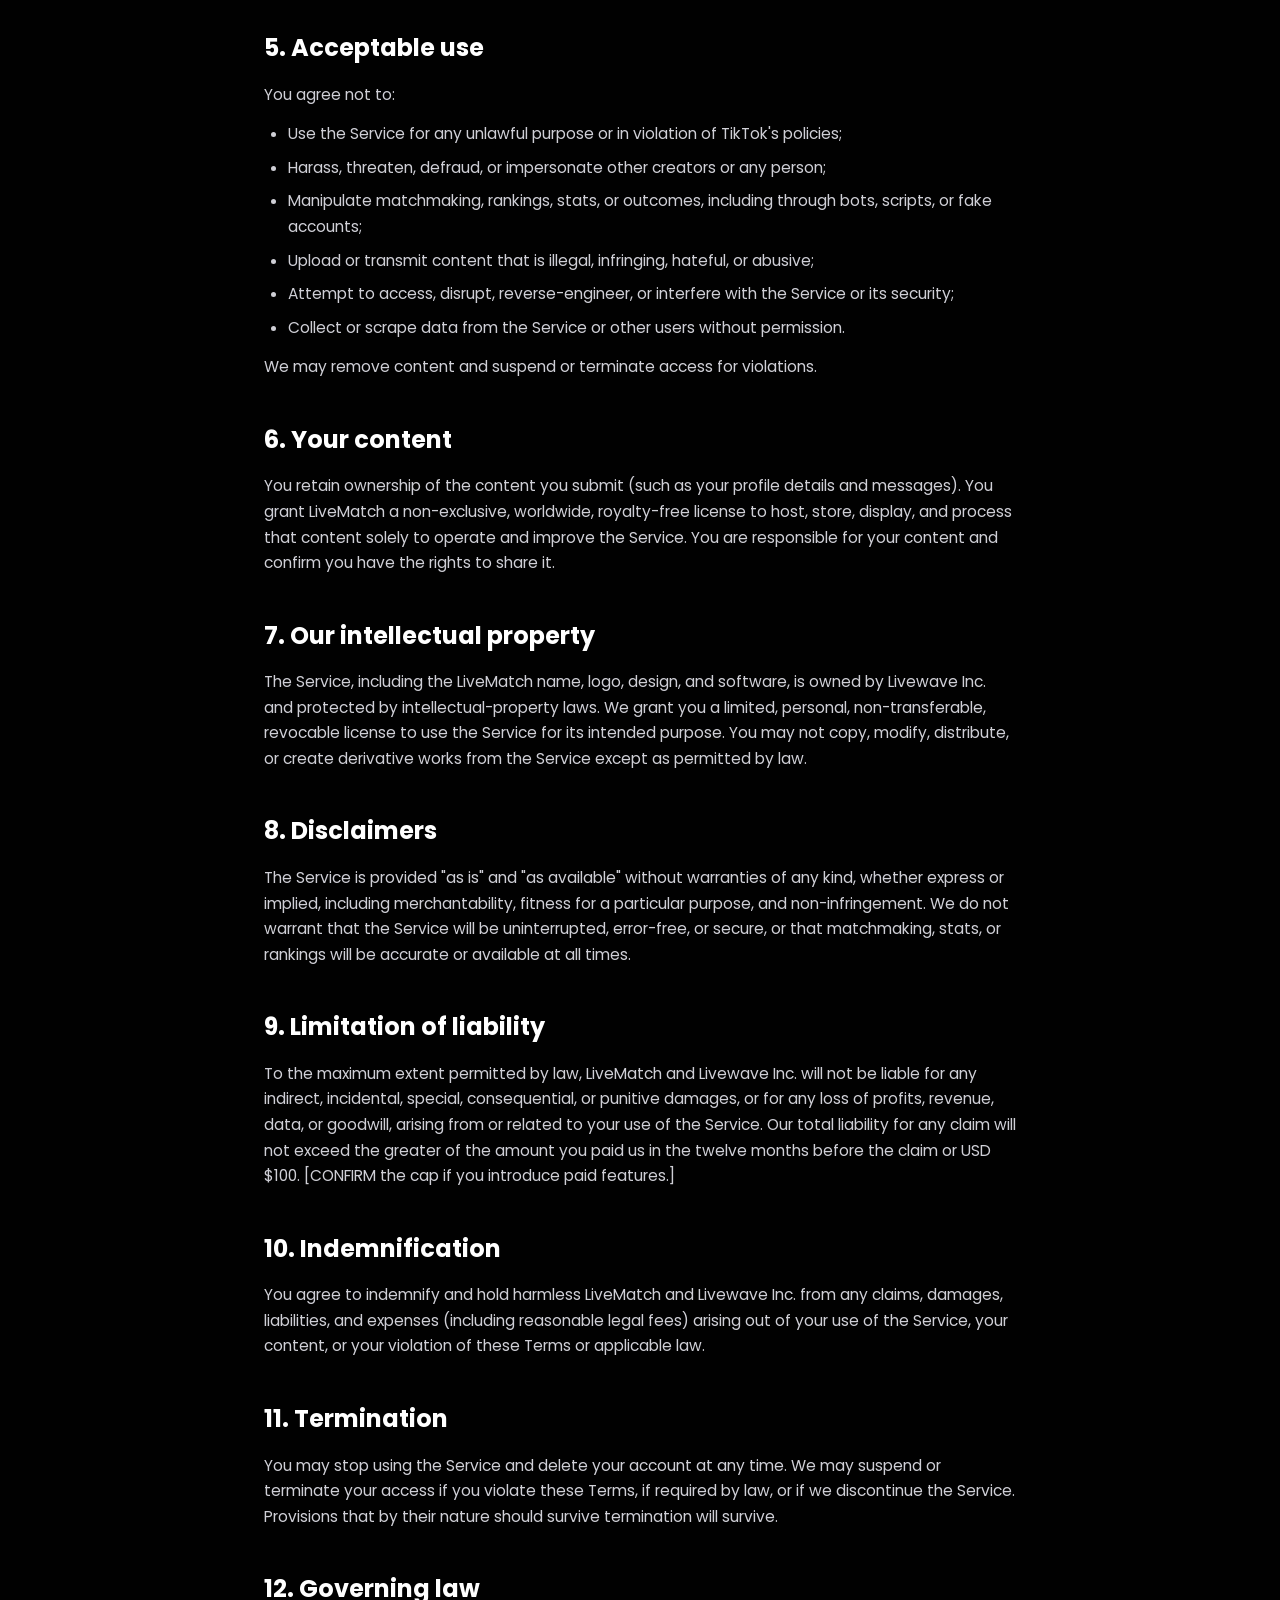
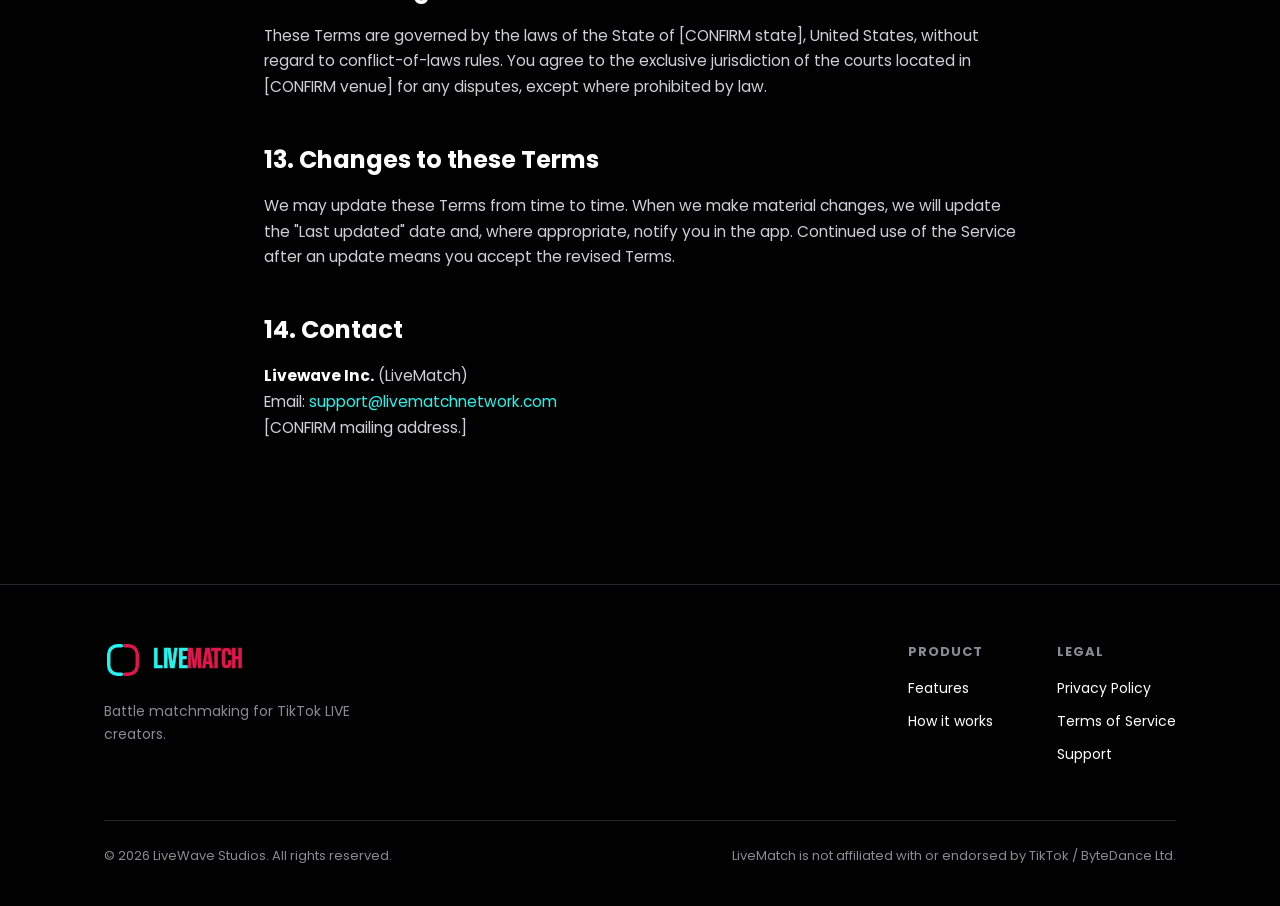
<file: terms.html>
<!DOCTYPE html>
<html lang="en">
<head>
<meta charset="UTF-8">
<meta name="viewport" content="width=device-width, initial-scale=1.0">
<title>Terms of Service — LiveMatch</title>
<meta name="description" content="LiveMatch Terms of Service.">
<link rel="icon" type="image/svg+xml" href="assets/logo-mark.svg">
<link rel="icon" type="image/png" sizes="64x64" href="assets/favicon-64.png">
<link rel="apple-touch-icon" href="assets/apple-touch-icon.png">
<link rel="stylesheet" href="styles.css">
</head>
<body>

<header class="nav">
  <div class="wrap nav-inner">
    <a href="index.html" class="brand" aria-label="LiveMatch home"><img class="mark" src="assets/logo-mark.svg" alt=""><span class="wordmark"><span class="live">LIVE</span><span class="match">MATCH</span></span></a>
    <nav class="nav-links">
      <a href="index.html#features">Features</a>
      <a href="support.html">Support</a>
      <a href="privacy.html">Privacy</a>
      <a href="index.html#download" class="nav-cta">Get the app</a>
    </nav>
  </div>
</header>

<div class="page-hero">
  <div class="wrap">
    <h1>Terms of Service</h1>
    <p class="updated">Effective date: May 29, 2026 · Last updated: May 29, 2026</p>
  </div>
</div>

<main class="legal">

  <div class="note">
    <strong>⚠ Draft for review.</strong> These Terms are a solid starting template. Before publishing, confirm the items marked <strong>[CONFIRM]</strong> — legal entity, governing law/jurisdiction, age requirement, and whether you charge for anything — and have counsel review. Then delete this banner.
  </div>

  <div class="toc">
    <h4>Contents</h4>
    <ol>
      <li><a href="#accept">Acceptance of terms</a></li>
      <li><a href="#eligibility">Eligibility</a></li>
      <li><a href="#accounts">Accounts</a></li>
      <li><a href="#tiktok">TikTok &amp; third parties</a></li>
      <li><a href="#conduct">Acceptable use</a></li>
      <li><a href="#content">Your content</a></li>
      <li><a href="#ip">Our intellectual property</a></li>
      <li><a href="#disclaimer">Disclaimers</a></li>
      <li><a href="#liability">Limitation of liability</a></li>
      <li><a href="#indemnity">Indemnification</a></li>
      <li><a href="#termination">Termination</a></li>
      <li><a href="#law">Governing law</a></li>
      <li><a href="#changes">Changes</a></li>
      <li><a href="#contact">Contact</a></li>
    </ol>
  </div>

  <h2 id="accept">1. Acceptance of terms</h2>
  <p>These Terms of Service ("Terms") are a binding agreement between you and <strong>Livewave Inc.</strong> ("LiveMatch," "we," "us," or "our") governing your use of the LiveMatch mobile application and the website at livematchnetwork.com (the "Service"). By creating an account or using the Service, you agree to these Terms and to our <a href="privacy.html">Privacy Policy</a>. If you do not agree, do not use the Service.</p>

  <h2 id="eligibility">2. Eligibility</h2>
  <p>You must be at least 18 years old and an eligible TikTok LIVE creator to use the Service. <span>[CONFIRM minimum age.]</span> By using LiveMatch you represent that you meet these requirements and that the information you provide is accurate.</p>

  <h2 id="accounts">3. Accounts</h2>
  <p>You are responsible for your account and for keeping your login credentials secure. You are responsible for all activity that occurs under your account. Notify us promptly of any unauthorized use. We may suspend or terminate accounts that violate these Terms.</p>

  <h2 id="tiktok">4. TikTok &amp; third-party services</h2>
  <p>LiveMatch connects to TikTok and may rely on other third-party services. Your use of TikTok remains governed by TikTok's own terms and policies. We are not responsible for the availability, accuracy, or conduct of third-party services, and your battles take place on TikTok's platform, not on LiveMatch. <strong>LiveMatch is independent and is not affiliated with, endorsed by, or sponsored by TikTok or ByteDance Ltd.</strong> You are responsible for complying with TikTok's rules, including its rules for LIVE and battles.</p>

  <h2 id="conduct">5. Acceptable use</h2>
  <p>You agree not to:</p>
  <ul>
    <li>Use the Service for any unlawful purpose or in violation of TikTok's policies;</li>
    <li>Harass, threaten, defraud, or impersonate other creators or any person;</li>
    <li>Manipulate matchmaking, rankings, stats, or outcomes, including through bots, scripts, or fake accounts;</li>
    <li>Upload or transmit content that is illegal, infringing, hateful, or abusive;</li>
    <li>Attempt to access, disrupt, reverse-engineer, or interfere with the Service or its security;</li>
    <li>Collect or scrape data from the Service or other users without permission.</li>
  </ul>
  <p>We may remove content and suspend or terminate access for violations.</p>

  <h2 id="content">6. Your content</h2>
  <p>You retain ownership of the content you submit (such as your profile details and messages). You grant LiveMatch a non-exclusive, worldwide, royalty-free license to host, store, display, and process that content solely to operate and improve the Service. You are responsible for your content and confirm you have the rights to share it.</p>

  <h2 id="ip">7. Our intellectual property</h2>
  <p>The Service, including the LiveMatch name, logo, design, and software, is owned by Livewave Inc. and protected by intellectual-property laws. We grant you a limited, personal, non-transferable, revocable license to use the Service for its intended purpose. You may not copy, modify, distribute, or create derivative works from the Service except as permitted by law.</p>

  <h2 id="disclaimer">8. Disclaimers</h2>
  <p>The Service is provided "as is" and "as available" without warranties of any kind, whether express or implied, including merchantability, fitness for a particular purpose, and non-infringement. We do not warrant that the Service will be uninterrupted, error-free, or secure, or that matchmaking, stats, or rankings will be accurate or available at all times.</p>

  <h2 id="liability">9. Limitation of liability</h2>
  <p>To the maximum extent permitted by law, LiveMatch and Livewave Inc. will not be liable for any indirect, incidental, special, consequential, or punitive damages, or for any loss of profits, revenue, data, or goodwill, arising from or related to your use of the Service. Our total liability for any claim will not exceed the greater of the amount you paid us in the twelve months before the claim or USD $100. <span>[CONFIRM the cap if you introduce paid features.]</span></p>

  <h2 id="indemnity">10. Indemnification</h2>
  <p>You agree to indemnify and hold harmless LiveMatch and Livewave Inc. from any claims, damages, liabilities, and expenses (including reasonable legal fees) arising out of your use of the Service, your content, or your violation of these Terms or applicable law.</p>

  <h2 id="termination">11. Termination</h2>
  <p>You may stop using the Service and delete your account at any time. We may suspend or terminate your access if you violate these Terms, if required by law, or if we discontinue the Service. Provisions that by their nature should survive termination will survive.</p>

  <h2 id="law">12. Governing law</h2>
  <p>These Terms are governed by the laws of the State of <span>[CONFIRM state]</span>, United States, without regard to conflict-of-laws rules. You agree to the exclusive jurisdiction of the courts located in <span>[CONFIRM venue]</span> for any disputes, except where prohibited by law.</p>

  <h2 id="changes">13. Changes to these Terms</h2>
  <p>We may update these Terms from time to time. When we make material changes, we will update the "Last updated" date and, where appropriate, notify you in the app. Continued use of the Service after an update means you accept the revised Terms.</p>

  <h2 id="contact">14. Contact</h2>
  <p>
    <strong>Livewave Inc.</strong> (LiveMatch)<br>
    Email: <a href="mailto:support@livematchnetwork.com">support@livematchnetwork.com</a><br>
    <span>[CONFIRM mailing address.]</span>
  </p>

</main>

<footer>
  <div class="wrap">
    <div class="foot-grid">
      <div class="foot-brand">
        <a href="index.html" class="brand" aria-label="LiveMatch home"><img class="mark" src="assets/logo-mark.svg" alt=""><span class="wordmark"><span class="live">LIVE</span><span class="match">MATCH</span></span></a>
        <p>Battle matchmaking for TikTok LIVE creators.</p>
      </div>
      <div class="foot-links">
        <div class="foot-col">
          <h4>Product</h4>
          <a href="index.html#features">Features</a>
          <a href="index.html#how">How it works</a>
        </div>
        <div class="foot-col">
          <h4>Legal</h4>
          <a href="privacy.html">Privacy Policy</a>
          <a href="terms.html">Terms of Service</a>
          <a href="support.html">Support</a>
        </div>
      </div>
    </div>
    <div class="foot-bottom">
      <span>© 2026 LiveWave Studios. All rights reserved.</span>
      <span>LiveMatch is not affiliated with or endorsed by TikTok / ByteDance Ltd.</span>
    </div>
  </div>
</footer>

</body>
</html>
</file>
<file: styles.css>
/* ============================================================
   LiveMatch — livematchnetwork.com
   Flat dark brand. No glows / no drop shadows (per brand spec).
   ============================================================ */

@import url('https://fonts.googleapis.com/css2?family=Bebas+Neue&family=Poppins:wght@400;500;600;700;800&display=swap');

:root {
  --bg:        #010101;
  --surface:   #121218;
  --surface-2: #1a1a22;
  --border:    #26262f;
  --text:      #ffffff;
  --muted:     #8a8a96;
  --cyan:      #25F4EE;
  --pink:      #E1164C;
  --pink-2:    #FE2C55;
  --yellow:    #CCFF00;
  --radius:    18px;
  --max:       1120px;
}

* { box-sizing: border-box; margin: 0; padding: 0; }

html { scroll-behavior: smooth; }

body {
  background: var(--bg);
  color: var(--text);
  font-family: 'Poppins', system-ui, sans-serif;
  line-height: 1.65;
  -webkit-font-smoothing: antialiased;
  overflow-x: hidden;
}

a { color: var(--cyan); text-decoration: none; }
a:hover { text-decoration: underline; }

.wrap { max-width: var(--max); margin: 0 auto; padding: 0 24px; }

/* ---------- Logo lockup + Wordmark ---------- */
.brand { display: inline-flex; align-items: center; gap: 11px; }
.brand:hover { text-decoration: none; }
.brand .mark { width: 38px; height: 38px; display: block; flex: none; }

.wordmark {
  font-family: 'Bebas Neue', sans-serif;
  letter-spacing: -0.5px;
  line-height: 1;
  display: inline-block;
  -webkit-text-stroke: 0.5px currentColor; /* adds weight to single-weight Bebas */
}
.wordmark .live  { color: var(--cyan); -webkit-text-stroke-color: var(--cyan); }
.wordmark .match { color: var(--pink); -webkit-text-stroke-color: var(--pink); }

/* ---------- Nav ---------- */
header.nav {
  position: sticky; top: 0; z-index: 50;
  background: rgba(1,1,1,0.82);
  backdrop-filter: blur(12px);
  border-bottom: 1px solid var(--border);
}
.nav-inner {
  display: flex; align-items: center; justify-content: space-between;
  height: 68px;
}
.nav .wordmark { font-size: 32px; }
.nav .brand .mark { width: 36px; height: 36px; }
.nav-links { display: flex; gap: 28px; align-items: center; }
.nav-links a { color: var(--muted); font-size: 14px; font-weight: 500; }
.nav-links a:hover { color: var(--text); text-decoration: none; }
.nav-cta {
  background: linear-gradient(90deg, var(--pink-2), var(--pink));
  color: #fff !important; padding: 10px 20px; border-radius: 999px;
  font-weight: 600; font-size: 14px;
}
.nav-cta:hover { text-decoration: none; opacity: .92; }
.menu-toggle { display: none; background: none; border: 0; color: var(--text); font-size: 26px; cursor: pointer; }

/* ---------- Hero ---------- */
.hero { padding: 90px 0 70px; text-align: center; }
.eyebrow {
  display: inline-block; font-size: 12px; letter-spacing: 2px;
  text-transform: uppercase; color: var(--cyan);
  border: 1px solid var(--border); border-radius: 999px;
  padding: 7px 16px; margin-bottom: 26px; font-weight: 600;
}
.hero h1 {
  font-family: 'Bebas Neue', sans-serif;
  font-size: clamp(48px, 9vw, 104px);
  line-height: .95; letter-spacing: 1px; margin-bottom: 22px;
}
.hero h1 .cyan { color: var(--cyan); }
.hero h1 .pink { color: var(--pink); }
.hero h1 .yellow { color: var(--yellow); }
.hero p.lead {
  font-size: clamp(16px, 2.2vw, 20px); color: var(--muted);
  max-width: 620px; margin: 0 auto 38px;
}
.cta-row { display: flex; gap: 14px; justify-content: center; flex-wrap: wrap; }
.btn {
  display: inline-flex; align-items: center; gap: 8px;
  padding: 15px 30px; border-radius: 999px; font-weight: 600;
  font-size: 15px; cursor: pointer; border: 1px solid transparent;
  transition: opacity .15s ease, background .15s ease;
}
.btn-primary {
  background: linear-gradient(90deg, var(--pink-2), var(--pink));
  color: #fff;
}
.btn-primary:hover { opacity: .92; text-decoration: none; }
.btn-ghost {
  background: transparent; border-color: var(--cyan); color: var(--cyan);
}
.btn-ghost:hover { background: rgba(37,244,238,.08); text-decoration: none; }

/* ---------- Brand emblem (replaces app screenshots) ---------- */
.emblem { display: flex; justify-content: center; margin-top: 60px; }
.emblem img {
  width: 188px; height: 188px; border-radius: 40px;
  border: 1px solid var(--border); display: block;
}

/* ---------- Section ---------- */
section { padding: 80px 0; }
.section-head { text-align: center; max-width: 640px; margin: 0 auto 56px; }
.section-head .kicker {
  color: var(--pink); font-weight: 700; font-size: 13px;
  letter-spacing: 2px; text-transform: uppercase; margin-bottom: 14px;
}
.section-head h2 {
  font-family: 'Bebas Neue', sans-serif; font-size: clamp(34px, 5vw, 56px);
  line-height: 1; letter-spacing: .5px; margin-bottom: 16px;
}
.section-head p { color: var(--muted); font-size: 17px; }

/* ---------- Feature grid ---------- */
.grid { display: grid; gap: 18px; }
.grid-3 { grid-template-columns: repeat(3, 1fr); }
.grid-2 { grid-template-columns: repeat(2, 1fr); }
.card {
  background: var(--surface); border: 1px solid var(--border);
  border-radius: var(--radius); padding: 30px;
}
.card .badge {
  display: inline-flex; align-items: center; justify-content: center;
  width: 46px; height: 46px; border-radius: 12px; margin-bottom: 18px;
  font-size: 22px; background: var(--surface-2); border: 1px solid var(--border);
}
.card h3 { font-size: 19px; margin-bottom: 10px; font-weight: 600; }
.card p { color: var(--muted); font-size: 15px; }

/* ---------- Steps ---------- */
.steps { display: grid; grid-template-columns: repeat(4, 1fr); gap: 18px; counter-reset: step; }
.step { background: var(--surface); border: 1px solid var(--border); border-radius: var(--radius); padding: 28px; }
.step .num {
  font-family: 'Bebas Neue', sans-serif; font-size: 40px; line-height: 1;
  color: var(--cyan); margin-bottom: 12px;
}
.step:nth-child(2) .num { color: var(--pink); }
.step:nth-child(3) .num { color: var(--yellow); }
.step:nth-child(4) .num { color: var(--cyan); }
.step h3 { font-size: 17px; margin-bottom: 8px; font-weight: 600; }
.step p { color: var(--muted); font-size: 14px; }

/* ---------- CTA band ---------- */
.band {
  background: var(--surface); border: 1px solid var(--border);
  border-radius: 26px; padding: 56px 40px; text-align: center;
}
.band h2 {
  font-family: 'Bebas Neue', sans-serif; font-size: clamp(34px, 5vw, 60px);
  line-height: 1; margin-bottom: 14px;
}
.band p { color: var(--muted); margin-bottom: 30px; font-size: 17px; }

/* ---------- Footer ---------- */
footer {
  border-top: 1px solid var(--border); padding: 56px 0 40px; margin-top: 40px;
}
.foot-grid { display: flex; justify-content: space-between; flex-wrap: wrap; gap: 32px; }
.foot-brand .wordmark { font-size: 28px; }
.foot-brand p { color: var(--muted); font-size: 14px; max-width: 280px; margin-top: 12px; }
.foot-links { display: flex; gap: 64px; flex-wrap: wrap; }
.foot-col h4 { font-size: 13px; letter-spacing: 1px; text-transform: uppercase; color: var(--muted); margin-bottom: 14px; }
.foot-col a { display: block; color: var(--text); font-size: 14px; margin-bottom: 10px; }
.foot-col a:hover { color: var(--cyan); text-decoration: none; }
.foot-bottom { margin-top: 44px; padding-top: 24px; border-top: 1px solid var(--border); color: var(--muted); font-size: 13px; display: flex; justify-content: space-between; flex-wrap: wrap; gap: 12px; }

/* ---------- Legal / content pages ---------- */
.page-hero { padding: 70px 0 30px; border-bottom: 1px solid var(--border); }
.page-hero h1 {
  font-family: 'Bebas Neue', sans-serif; font-size: clamp(40px, 7vw, 72px);
  line-height: 1; letter-spacing: 1px;
}
.page-hero .updated { color: var(--muted); font-size: 14px; margin-top: 10px; }
.legal { max-width: 800px; margin: 0 auto; padding: 50px 24px 90px; }
.legal .note {
  background: var(--surface); border: 1px solid var(--border);
  border-left: 3px solid var(--yellow); border-radius: 12px;
  padding: 18px 22px; color: var(--muted); font-size: 14px; margin-bottom: 40px;
}
.legal h2 {
  font-size: 24px; margin: 40px 0 14px; font-weight: 700;
  scroll-margin-top: 90px;
}
.legal h3 { font-size: 18px; margin: 26px 0 10px; font-weight: 600; }
.legal p, .legal li { color: #cfcfd6; font-size: 15.5px; margin-bottom: 14px; }
.legal ul, .legal ol { padding-left: 24px; margin-bottom: 14px; }
.legal li { margin-bottom: 8px; }
.legal strong { color: var(--text); }
.toc {
  background: var(--surface); border: 1px solid var(--border);
  border-radius: var(--radius); padding: 24px 28px; margin-bottom: 40px;
}
.toc h4 { font-size: 13px; letter-spacing: 1px; text-transform: uppercase; color: var(--muted); margin-bottom: 12px; }
.toc ol { columns: 2; column-gap: 40px; padding-left: 18px; }
.toc a { font-size: 14px; }

/* contact cards on support page */
.contact-grid { display: grid; grid-template-columns: repeat(2, 1fr); gap: 18px; margin: 30px 0; }
.contact-card { background: var(--surface); border: 1px solid var(--border); border-radius: var(--radius); padding: 28px; }
.contact-card h3 { font-size: 18px; margin-bottom: 8px; }
.contact-card p { color: var(--muted); font-size: 14px; margin-bottom: 12px; }
.contact-card a { font-weight: 600; }
.faq { margin-top: 20px; }
.faq details {
  background: var(--surface); border: 1px solid var(--border);
  border-radius: 12px; padding: 4px 22px; margin-bottom: 12px;
}
.faq summary {
  cursor: pointer; padding: 16px 0; font-weight: 600; font-size: 16px;
  list-style: none; display: flex; justify-content: space-between; align-items: center;
}
.faq summary::-webkit-details-marker { display: none; }
.faq summary::after { content: '+'; color: var(--cyan); font-size: 22px; }
.faq details[open] summary::after { content: '–'; }
.faq details p { color: var(--muted); font-size: 15px; padding-bottom: 18px; margin: 0; }

/* ---------- Animations ---------- */
@keyframes rise { from { opacity: 0; transform: translateY(20px); } to { opacity: 1; transform: translateY(0); } }
.rise { animation: rise .7s ease both; }
.d1 { animation-delay: .08s; } .d2 { animation-delay: .16s; }
.d3 { animation-delay: .24s; } .d4 { animation-delay: .32s; }

/* ---------- Responsive ---------- */
@media (max-width: 880px) {
  .grid-3, .steps { grid-template-columns: repeat(2, 1fr); }
  .nav-links { display: none; }
  .menu-toggle { display: block; }
  .toc ol { columns: 1; }
}
@media (max-width: 560px) {
  .grid-3, .steps, .grid-2, .contact-grid { grid-template-columns: 1fr; }
  .hero { padding: 60px 0 40px; }
}
</file>
